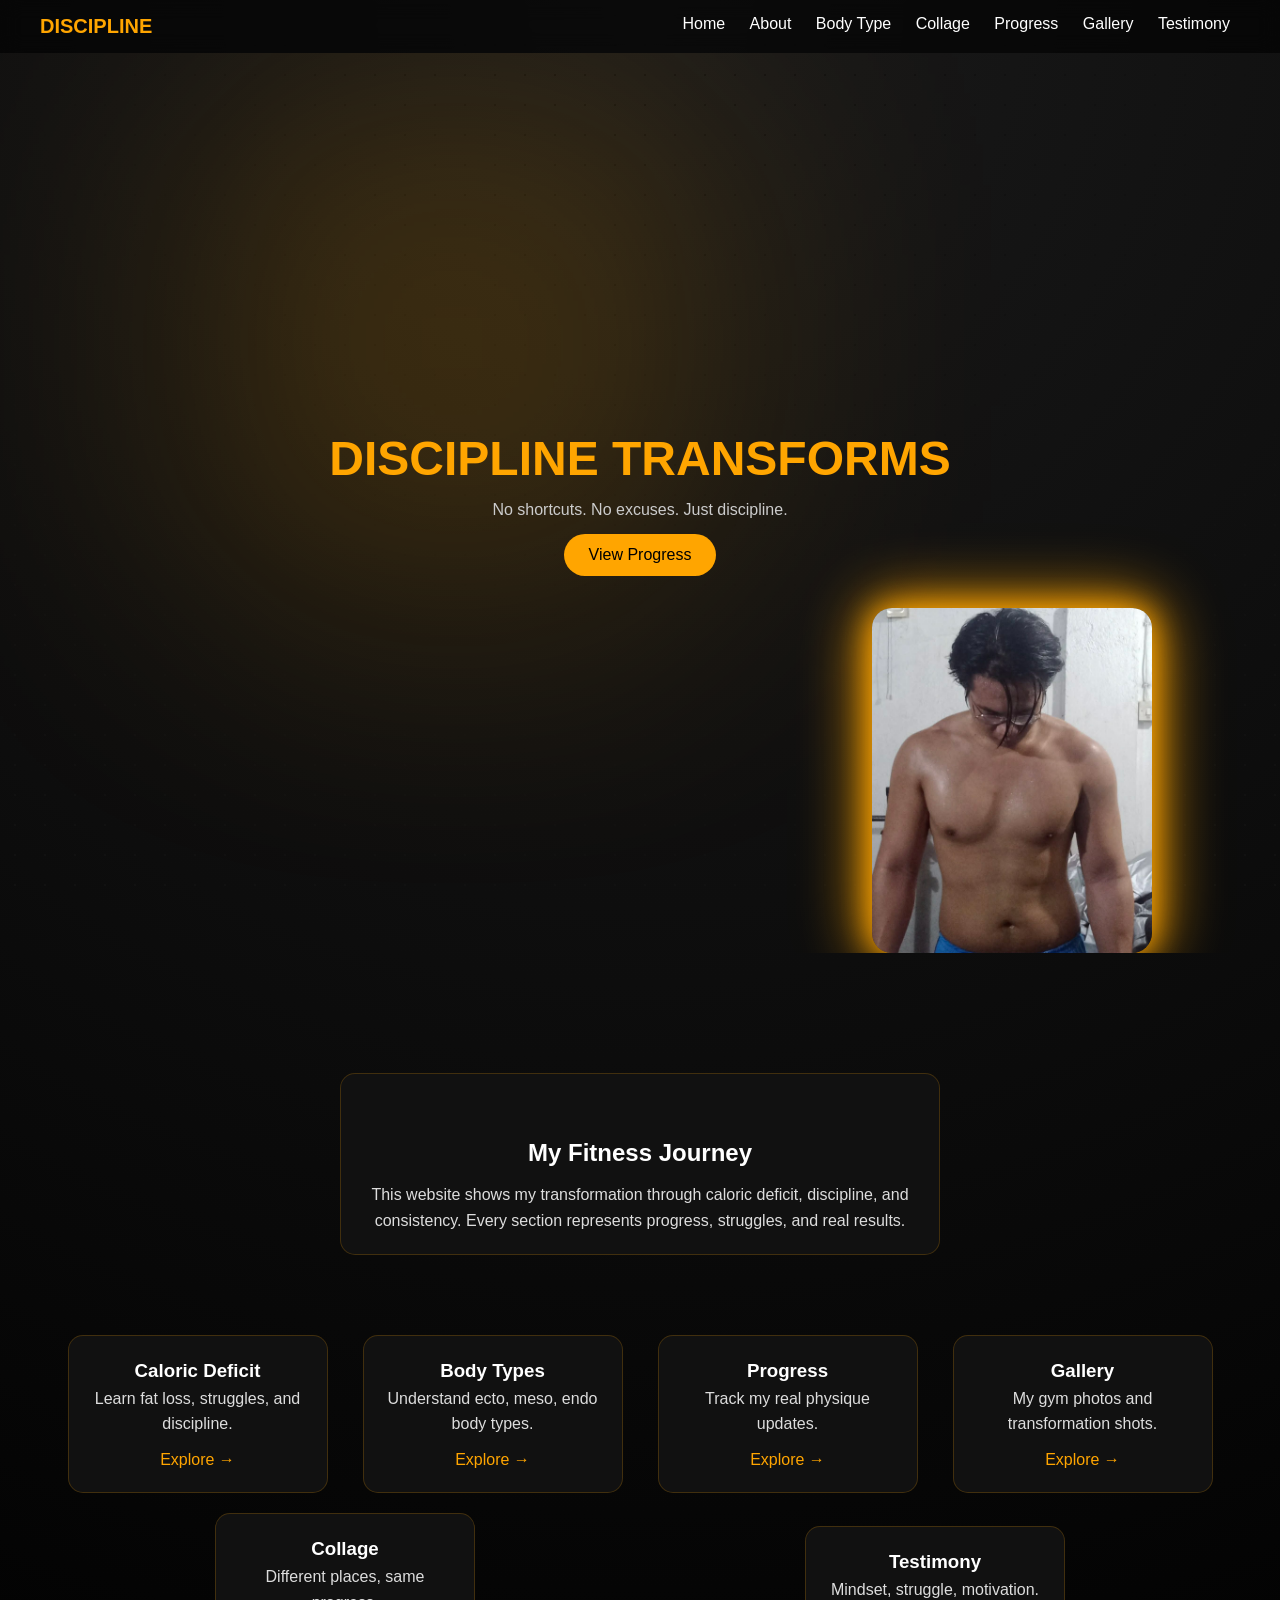
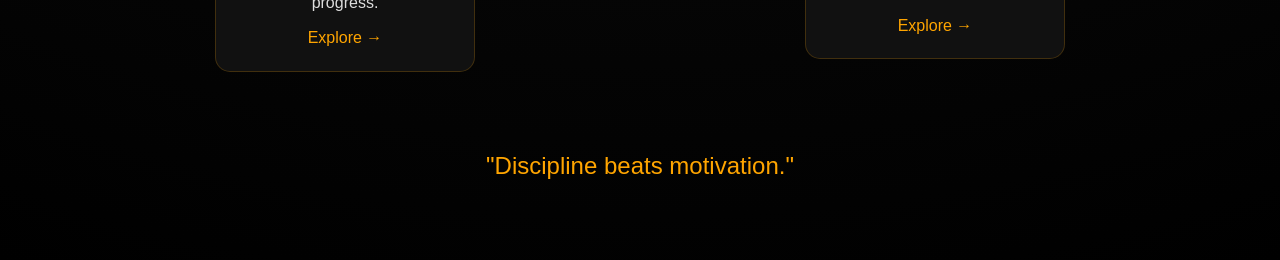
<file: index.html>
<!DOCTYPE html>
<html>
<head>
<title>Discipline Gym</title>
<link rel="icon" type="image/png" href="logo.jpg">
<link rel="icon" type="image/png" href="logo.jpg">
<link rel="stylesheet" href="style.css">
</head>
<body>

<!-- PARTICLES BACKGROUND -->
<div id="particles"></div>

<!-- NAV -->
<nav>
<div class="logo">
  <span>DISCIPLINE</span>
</div>
<div>
<a href="index.html">Home</a>
<a href="about.html">About</a>
<a href="body.html">Body Type</a>
<a href="collage.html">Collage</a>
<a href="progress.html">Progress</a>
<a href="gallery.html">Gallery</a>
<a href="testimony.html">Testimony</a>
</div>
</nav>

<!-- HERO -->
<section class="hero">

<div class="hero-content">
  <h1 id="typing"></h1>
  <p>No shortcuts. No excuses. Just discipline.</p>
  <a href="progress.html" class="btn">View Progress</a>
</div>

<img src="endo.jpg" class="hero-img">

</section>

<!-- MAIN -->
<section class="page">

<div class="card main-card">
<h2>My Fitness Journey</h2>
<p>
This website shows my transformation through caloric deficit, discipline, and consistency.
Every section represents progress, struggles, and real results.
</p>
</div>

<div class="cards">

<div class="card">
<h3>Caloric Deficit</h3>
<p>Learn fat loss, struggles, and discipline.</p>
<a href="about.html">Explore →</a>
</div>

<div class="card">
<h3>Body Types</h3>
<p>Understand ecto, meso, endo body types.</p>
<a href="body.html">Explore →</a>
</div>

<div class="card">
<h3>Progress</h3>
<p>Track my real physique updates.</p>
<a href="progress.html">Explore →</a>
</div>

<div class="card">
<h3>Gallery</h3>
<p>My gym photos and transformation shots.</p>
<a href="gallery.html">Explore →</a>
</div>

<div class="card">
<h3>Collage</h3>
<p>Different places, same progress.</p>
<a href="collage.html">Explore →</a>
</div>

<div class="card">
<h3>Testimony</h3>
<p>Mindset, struggle, motivation.</p>
<a href="testimony.html">Explore →</a>
</div>

</div>

<div class="quote">
"Discipline beats motivation."
</div>

</section>

<script src="script.js"></script>

</body>
</html>
</file>
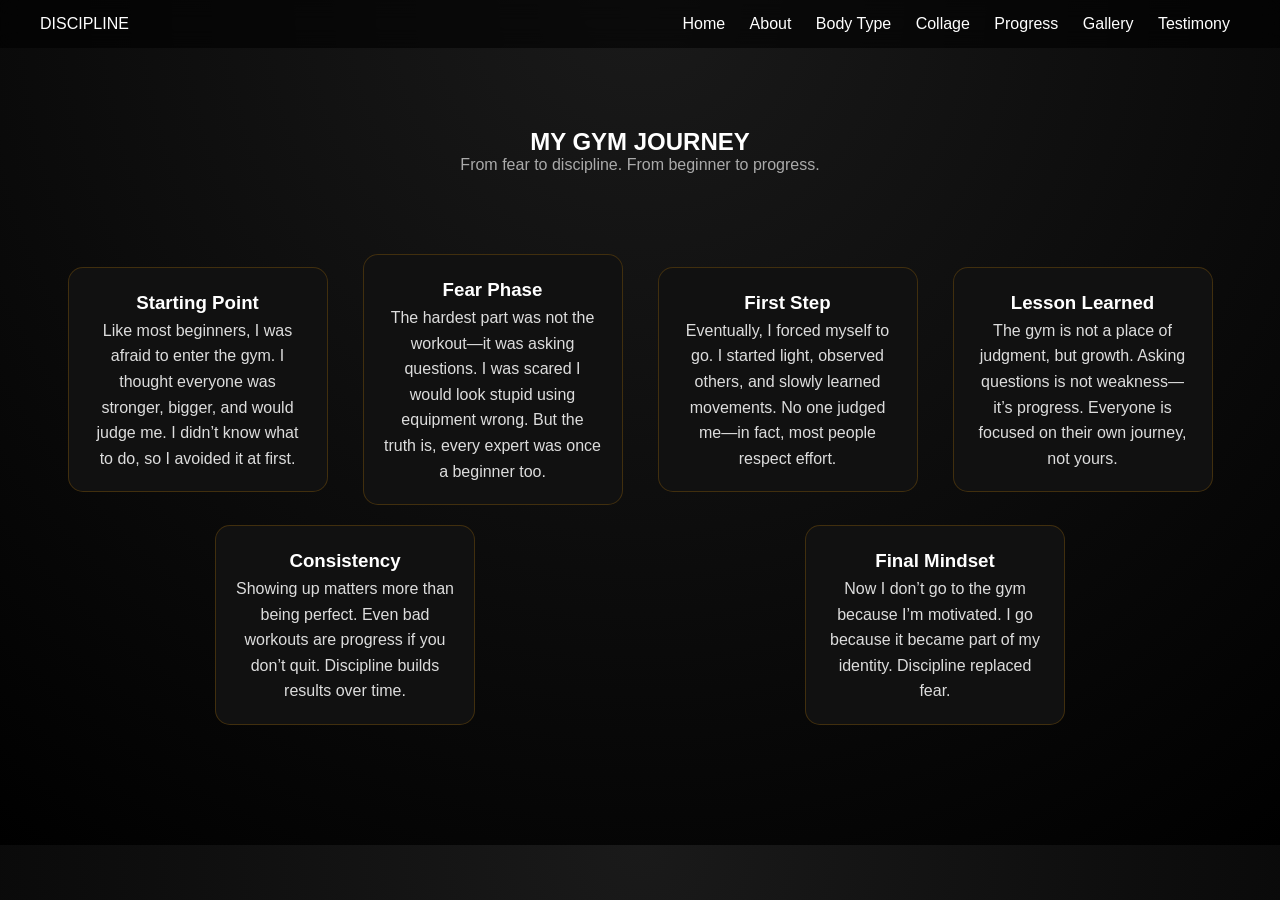
<file: about.html>
<!DOCTYPE html>
<html>
<head>
<title>About</title>
<link rel="icon" type="image/png" href="logo.jpg">
<link rel="stylesheet" href="style.css">
</head>
<body>

<nav>
<div>DISCIPLINE</div>
<div>
<a href="index.html">Home</a>
<a href="about.html">About</a>
<a href="body.html">Body Type</a>
<a href="collage.html">Collage</a>
<a href="progress.html">Progress</a>
<a href="gallery.html">Gallery</a>
<a href="testimony.html">Testimony</a>
</div>
</nav>

<section class="page">

<h1>MY GYM JOURNEY</h1>
<p class="subtitle">From fear to discipline. From beginner to progress.</p>

<div class="cards">

  <div class="card">
    <h3>Starting Point</h3>
    <p>
      Like most beginners, I was afraid to enter the gym.
      I thought everyone was stronger, bigger, and would judge me.
      I didn’t know what to do, so I avoided it at first.
    </p>
  </div>

  <div class="card">
    <h3>Fear Phase</h3>
    <p>
      The hardest part was not the workout—it was asking questions.
      I was scared I would look stupid using equipment wrong.
      But the truth is, every expert was once a beginner too.
    </p>
  </div>

  <div class="card">
    <h3>First Step</h3>
    <p>
      Eventually, I forced myself to go.
      I started light, observed others, and slowly learned movements.
      No one judged me—in fact, most people respect effort.
    </p>
  </div>

  <div class="card">
    <h3>Lesson Learned</h3>
    <p>
      The gym is not a place of judgment, but growth.
      Asking questions is not weakness—it’s progress.
      Everyone is focused on their own journey, not yours.
    </p>
  </div>

  <div class="card">
    <h3>Consistency</h3>
    <p>
      Showing up matters more than being perfect.
      Even bad workouts are progress if you don’t quit.
      Discipline builds results over time.
    </p>
  </div>

  <div class="card">
    <h3>Final Mindset</h3>
    <p>
      Now I don’t go to the gym because I’m motivated.
      I go because it became part of my identity.
      Discipline replaced fear.
    </p>
  </div>

</div>

</section>

<script src="script.js"></script>
</body>
</html>
</file>
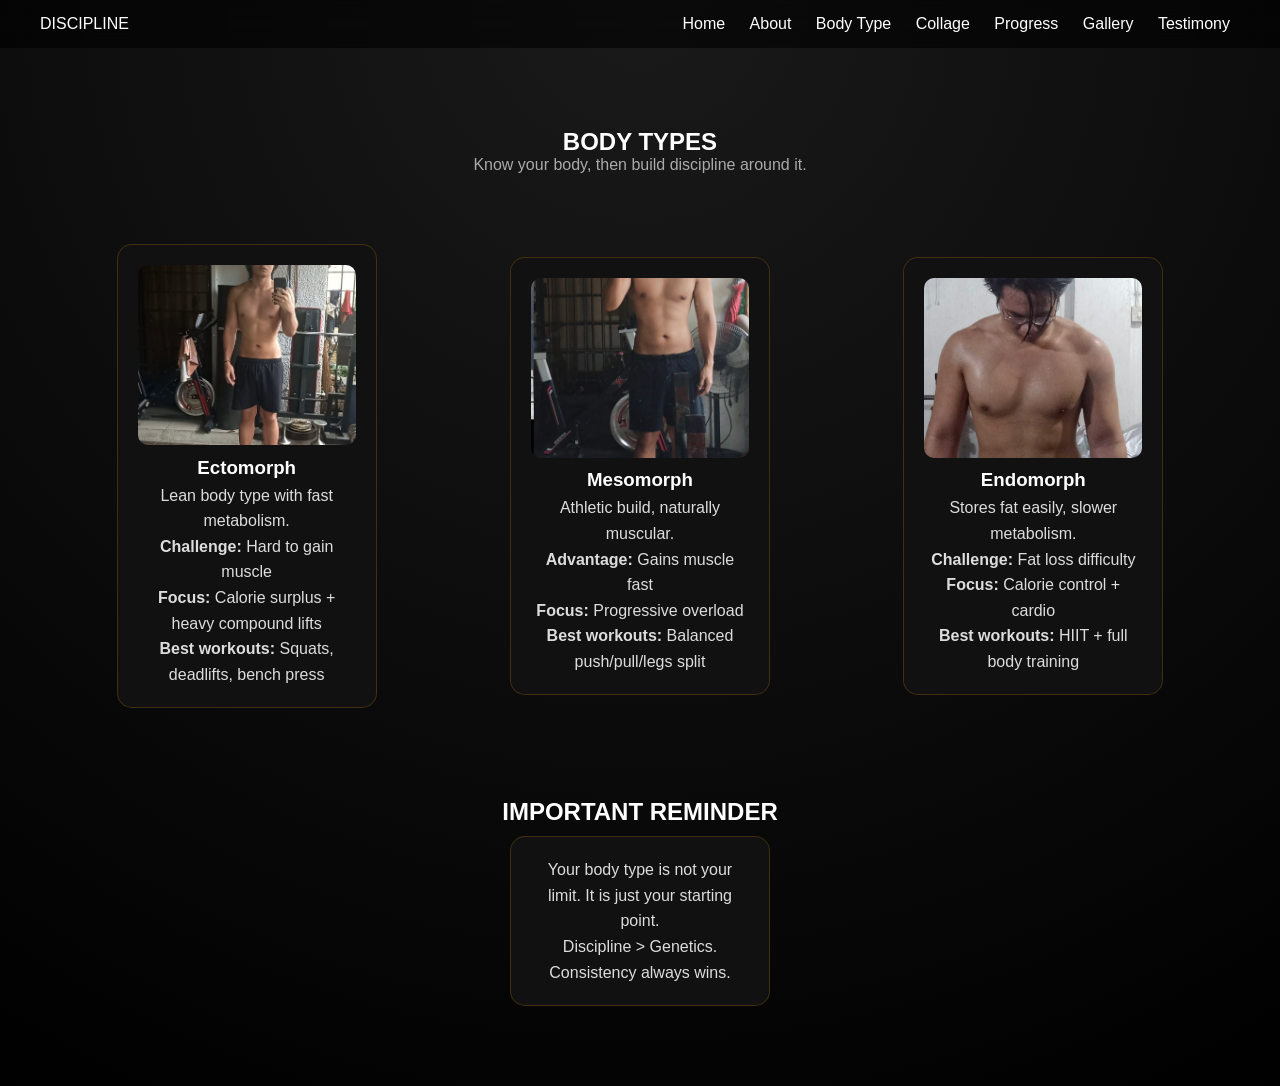
<file: body.html>
<!DOCTYPE html>
<html>
<head>
<title>Body Types</title>
<link rel="icon" type="image/png" href="logo.jpg">
<link rel="stylesheet" href="style.css">
</head>
<body>

<nav>
<div>DISCIPLINE</div>
<div>
<a href="index.html">Home</a>
<a href="about.html">About</a>
<a href="body.html">Body Type</a>
<a href="collage.html">Collage</a>
<a href="progress.html">Progress</a>
<a href="gallery.html">Gallery</a>
<a href="testimony.html">Testimony</a>
</div>
</nav>

<section class="page">

<h1>BODY TYPES</h1>
<p class="subtitle">Know your body, then build discipline around it.</p>

<div class="body-scroll">

<!-- ECTO -->
<div class="card" onclick="openCard(this)">
  <img src="ecto.jpg">
  <h3>Ectomorph</h3>
  <p>Lean body type with fast metabolism.</p>

  <p><b>Challenge:</b> Hard to gain muscle</p>
  <p><b>Focus:</b> Calorie surplus + heavy compound lifts</p>
  <p><b>Best workouts:</b> Squats, deadlifts, bench press</p>
</div>

<!-- MESO -->
<div class="card" onclick="openCard(this)">
  <img src="meso.jpg">
  <h3>Mesomorph</h3>
  <p>Athletic build, naturally muscular.</p>

  <p><b>Advantage:</b> Gains muscle fast</p>
  <p><b>Focus:</b> Progressive overload</p>
  <p><b>Best workouts:</b> Balanced push/pull/legs split</p>
</div>

<!-- ENDO -->
<div class="card" onclick="openCard(this)">
  <img src="endo.jpg">
  <h3>Endomorph</h3>
  <p>Stores fat easily, slower metabolism.</p>

  <p><b>Challenge:</b> Fat loss difficulty</p>
  <p><b>Focus:</b> Calorie control + cardio</p>
  <p><b>Best workouts:</b> HIIT + full body training</p>
</div>

</div>

<!-- EXTRA SECTION -->
<h2 style="margin-top:50px;">IMPORTANT REMINDER</h2>

<div class="card" style="margin:auto;">
  <p>
    Your body type is not your limit.  
    It is just your starting point.
  </p>

  <p>
    Discipline > Genetics.  
    Consistency always wins.
  </p>
</div>

</section>



<script src="script.js"></script>
</body>
</html>
</file>
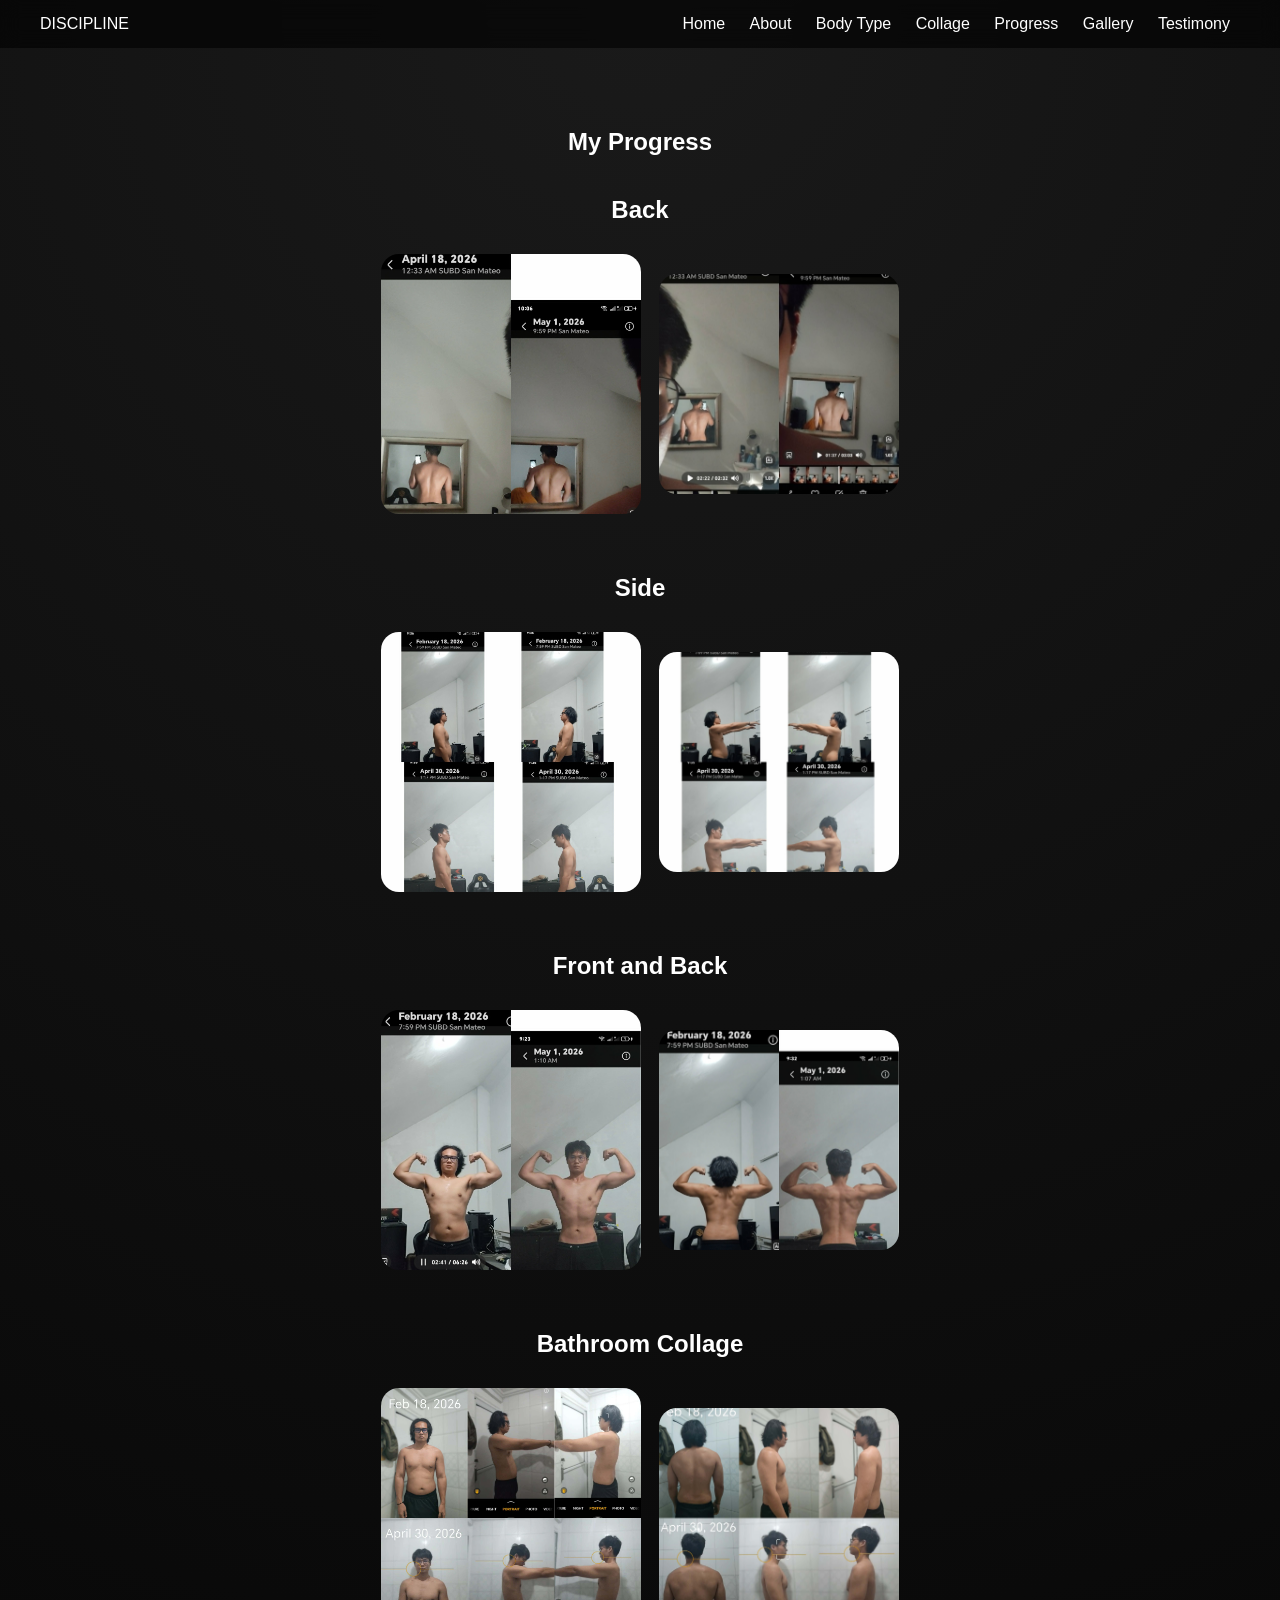
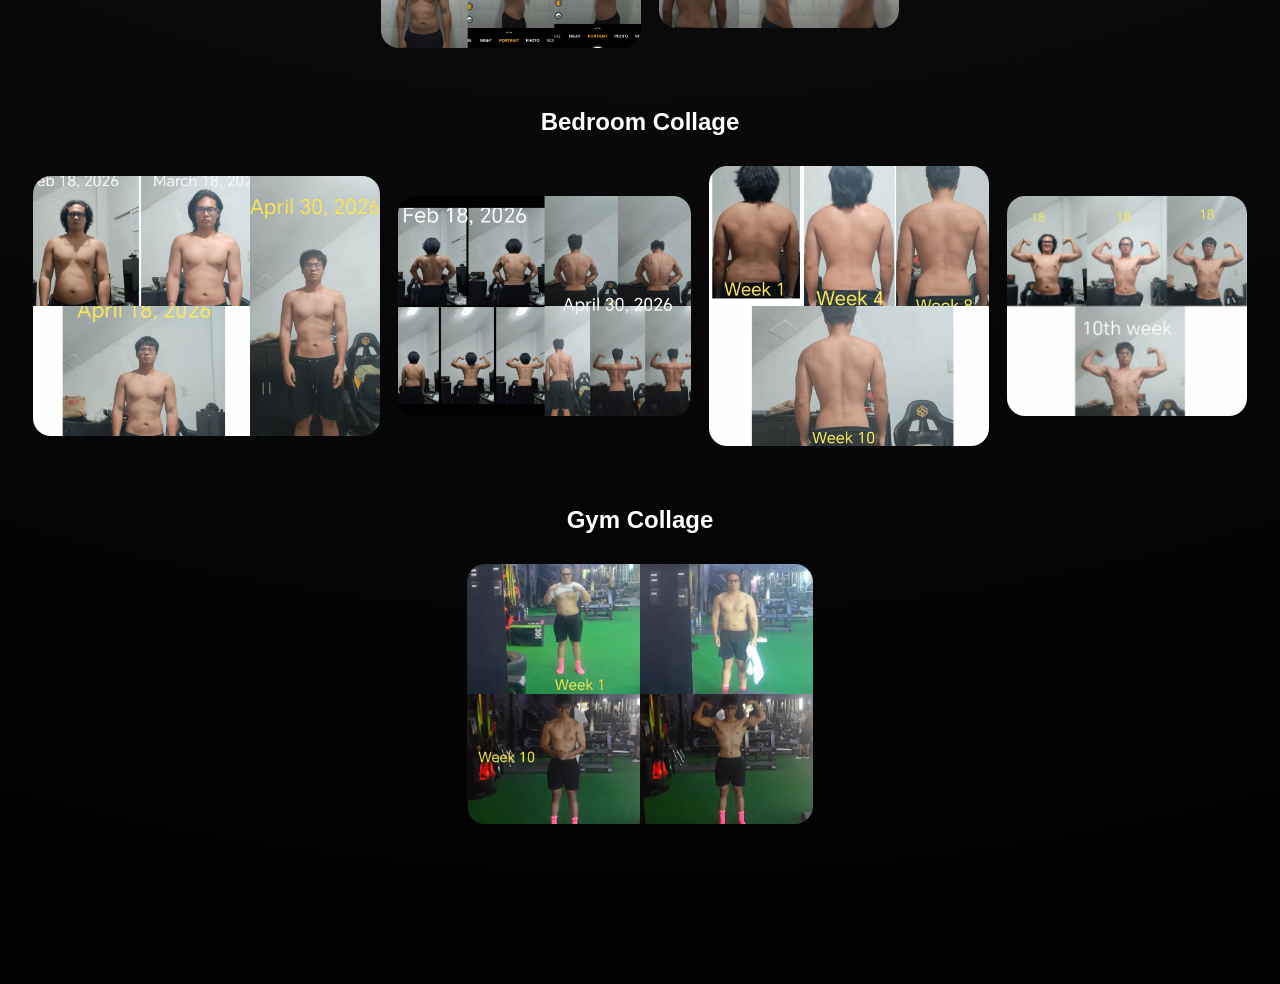
<file: collage.html>
<!DOCTYPE html>
<html>
<head>
<title>Gallery</title>
<link rel="icon" type="image/png" href="logo.jpg">
<link rel="stylesheet" href="style.css">
</head>
<body>

<nav>
<div>DISCIPLINE</div>
<div>
<a href="index.html">Home</a>
<a href="about.html">About</a>
<a href="body.html">Body Type</a>
<a href="collage.html">Collage</a>
<a href="progress.html">Progress</a>
<a href="gallery.html">Gallery</a>
<a href="testimony.html">Testimony</a>
</div>
</nav>

<section class="page">
<h1>My Progress</h1>

<h2>Back</h2>


<div class="gallery collage">
<img src="backcol.jpg">
<img src="backcol1.jpg">
</div>

<h2>Side</h2>

<div class="gallery collage">
<img src="sidd.jpg">
<img src="sid.jpg">

</div>


<h2>Front and Back</h2>

<div class="gallery collage">
<img src="frontd.jpg">
<img src="bakcd.jpg">

</div>

<h2>Bathroom Collage</h2>

<div class="gallery-wrapper">


<div class="gallery collage">
<img src="sidef.jpg">
<img src="backs.jpg">

</div>

<h2>Bedroom Collage</h2>

<div class="gallery-wrapper">


<div class="gallery collage">
<img src="frontcol.jpg">
<img src="backcoll.jpg">
<img src="backkcol.jpg">
<img src="fronttcol.jpg">

</div>

<h2>Gym Collage</h2>

<div class="gallery-wrapper">


<div class="gallery collage">
<img src="gym.jpg">

</div>

</section>
 
<script src="script.js"></script>
</body>
</html>
</file>
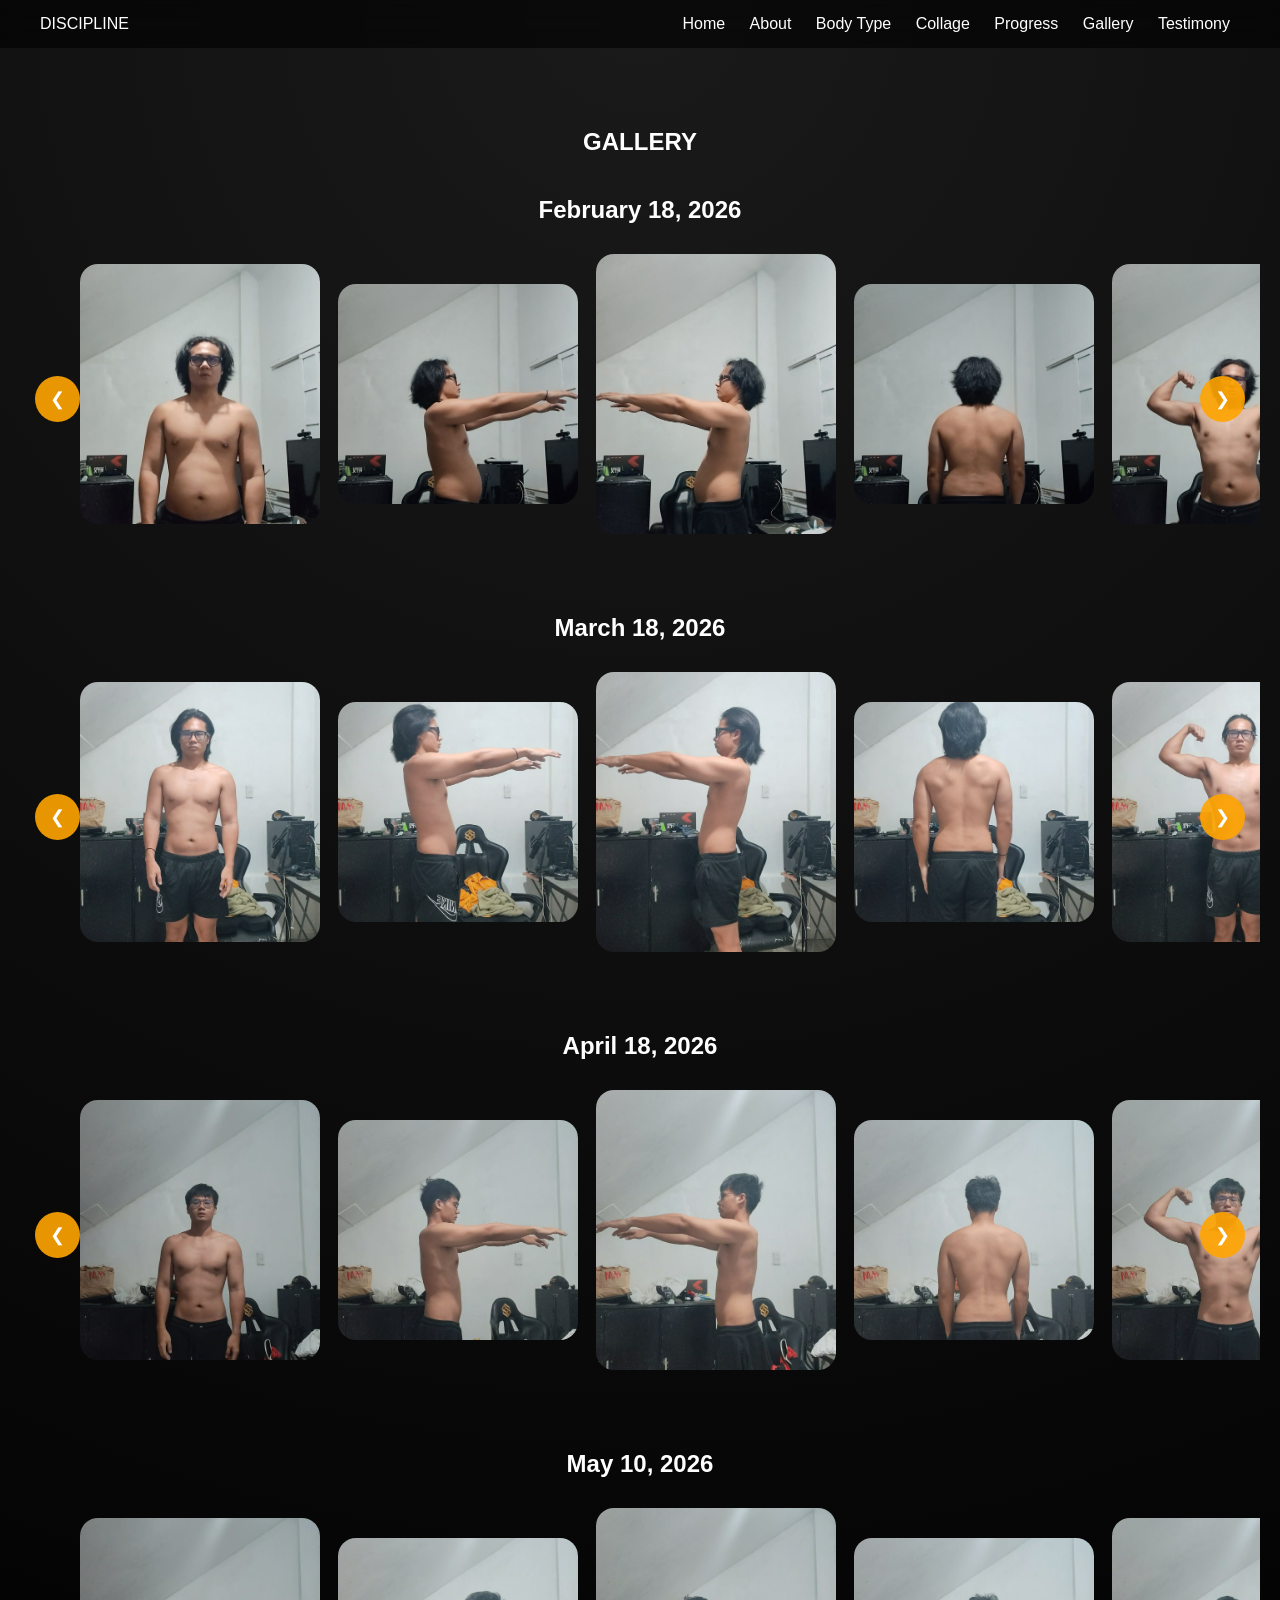
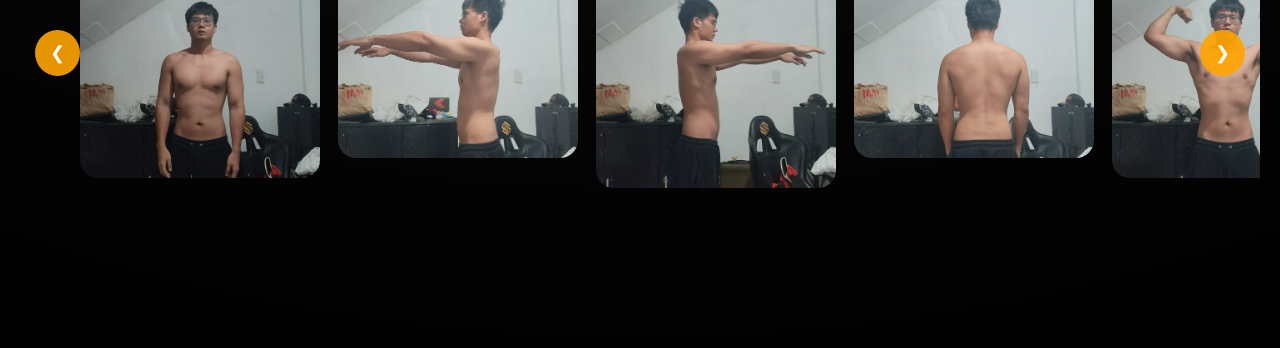
<file: gallery.html>
<!DOCTYPE html>
<html>
<head>
<title>Gallery</title>
<link rel="icon" type="image/png" href="logo.jpg">
<link rel="stylesheet" href="style.css">
</head>
<body>

<nav>
<div>DISCIPLINE</div>
<div>
<a href="index.html">Home</a>
<a href="about.html">About</a>
<a href="body.html">Body Type</a>
<a href="collage.html">Collage</a>
<a href="progress.html">Progress</a>
<a href="gallery.html">Gallery</a>
<a href="testimony.html">Testimony</a>
</div>
</nav>

<section class="page">
<h1>GALLERY</h1>

<!-- FEB -->
<h2>February 18, 2026</h2>
<div class="gallery-wrapper">

<button class="scroll-btn left" onclick="scrollGallery('gallery', -1)">❮</button>

<div class="gallery" id="gallery">
<img src="front.jpg">
<img src="side1.jpg">
<img src="side2.jpg">
<img src="back.jpg">
<img src="frontbiceps.jpg">
<img src="backbiceps.jpg">
<img src="tricep1.jpg">
<img src="tricep2.jpg">
</div>

<button class="scroll-btn right" onclick="scrollGallery('gallery', 1)">❯</button>

</div>

<!-- MARCH -->
<h2>March 18, 2026</h2>
<div class="gallery-wrapper">

<button class="scroll-btn left" onclick="scrollGallery('gallery1', -1)">❮</button>

<div class="gallery" id="gallery1">
<img src="front1.jpg">
<img src="side.jpg">
<img src="side4.jpg">
<img src="backk.jpg">
<img src="frontbicep.jpg">
<img src="backbicep.jpg">
<img src="tricep.jpg">
<img src="trice4.jpg">
</div>

<button class="scroll-btn right" onclick="scrollGallery('gallery1', 1)">❯</button>

</div>

<!-- APRIL -->
<h2>April 18, 2026</h2>
<div class="gallery-wrapper">

<button class="scroll-btn left" onclick="scrollGallery('gallery2', -1)">❮</button>

<div class="gallery" id="gallery2">
<img src="front2.jpg">
<img src="side6.jpg">
<img src="side5.jpg">
<img src="bac.jpg">
<img src="frontbice.jpg">
<img src="backbice.jpg">
<img src="trice.jpg">
<img src="tric.jpg">
</div>

<button class="scroll-btn right" onclick="scrollGallery('gallery2', 1)">❯</button>

</div>

<!-- May -->
<h2>May 10, 2026</h2>
<div class="gallery-wrapper">

<button class="scroll-btn left" onclick="scrollGallery('gallery3', -1)">❮</button>

<div class="gallery" id="gallery3">
<img src="front2.jpg">
<img src="side5.jpg">
<img src="side6.jpg">
<img src="bac.jpg">
<img src="frontbice.jpg">
<img src="backbice.jpg">
<img src="trice.jpg">
<img src="tric.jpg">
</div>

<button class="scroll-btn right" onclick="scrollGallery('gallery3', 1)">❯</button>

</div>


</section>

<script src="script.js"></script>
</body>
</html>
</file>
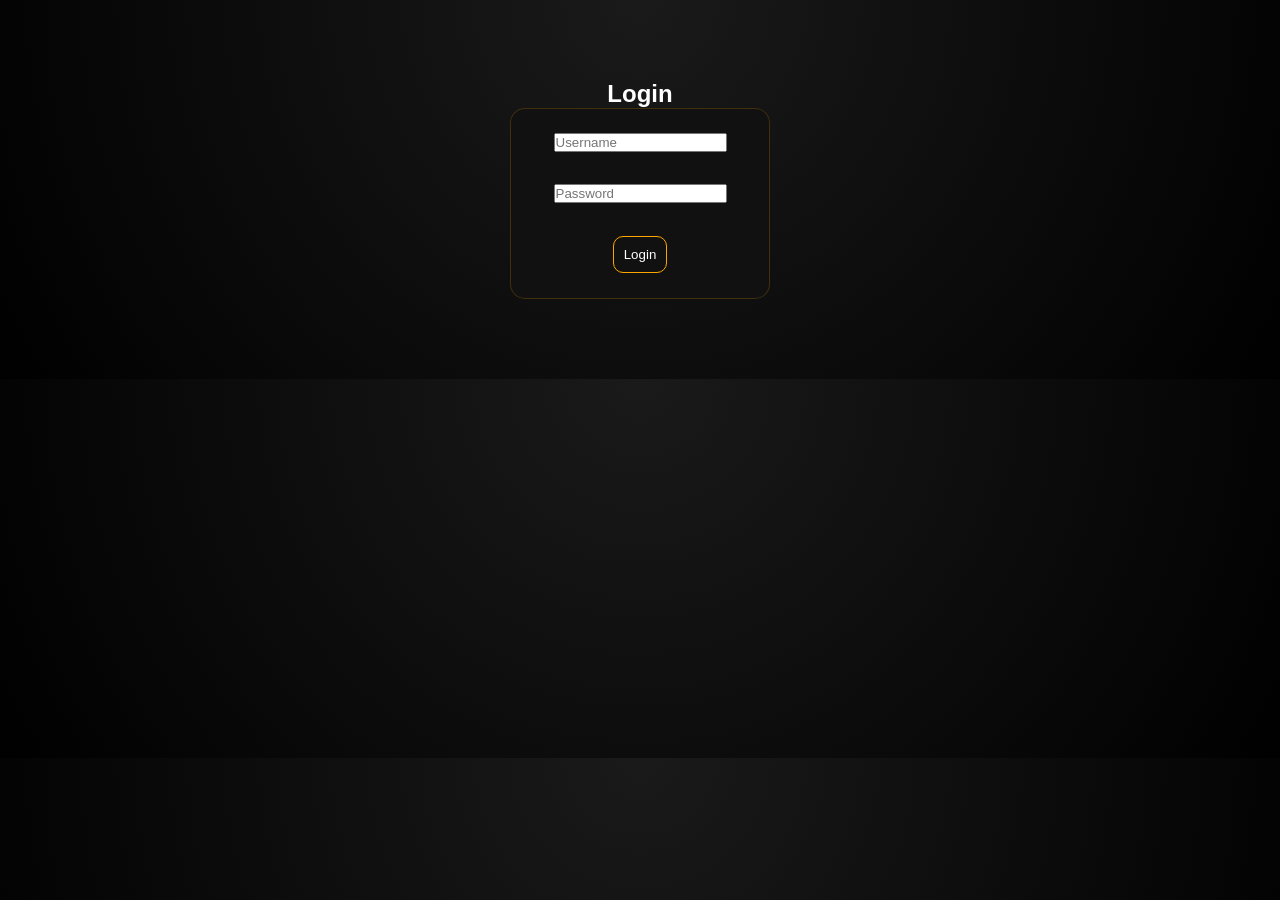
<file: login.html>
<!DOCTYPE html>
<html>
<head>
<title>Login</title>
<link rel="icon" type="image/png" href="logo.jpg">
<link rel="stylesheet" href="style.css">
</head>
<body>

<section class="page">
<h1>Login</h1>

<div class="card">
<input type="text" id="username" placeholder="Username"><br><br>
<input type="password" id="password" placeholder="Password"><br><br>

<button onclick="login()">Login</button>
<p id="msg"></p>
</div>

</section>

<script>
function login(){
 let user = document.getElementById("username").value;
 let pass = document.getElementById("password").value;

 if(user === "admin" && pass === "1234"){
   localStorage.setItem("loggedIn", "true");
   window.location.href = "dashboard.html";
 } else {
   document.getElementById("msg").innerText = "Wrong credentials";
 }
}
</script>

</body>
</html>
</file>
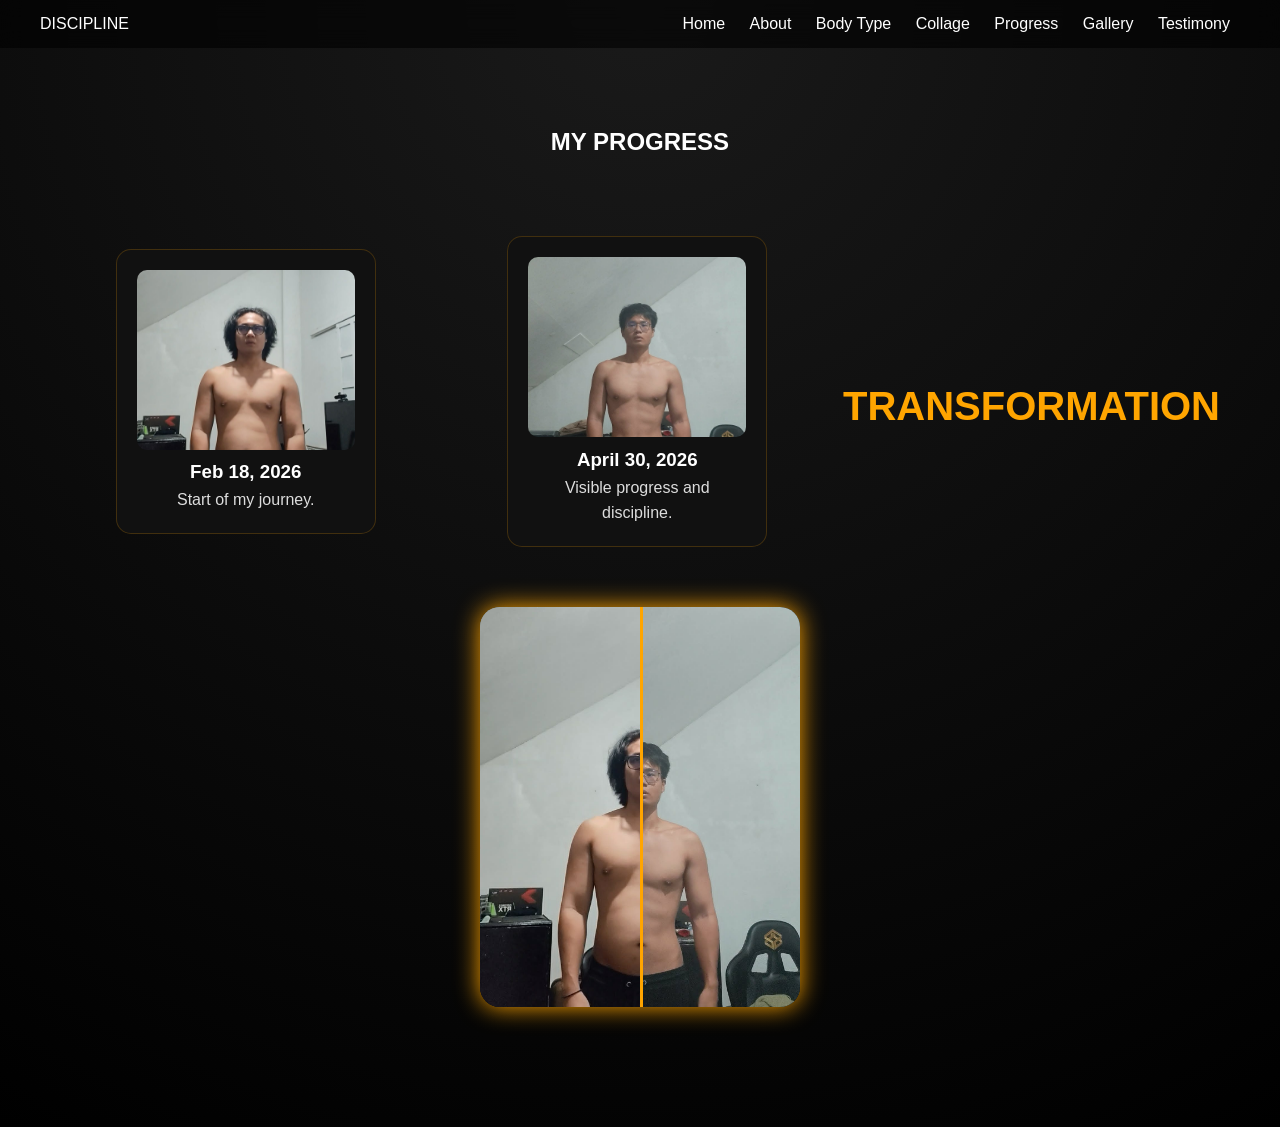
<file: progress.html>
<!DOCTYPE html>
<html>
<head>
<title>Progress</title>
<link rel="icon" type="image/png" href="logo.jpg">
<link rel="stylesheet" href="style.css">
</head>
<body>

<nav>
<div>DISCIPLINE</div>
<div>
<a href="index.html">Home</a>
<a href="about.html">About</a>
<a href="body.html">Body Type</a>
<a href="collage.html">Collage</a>
<a href="progress.html">Progress</a>
<a href="gallery.html">Gallery</a>
<a href="testimony.html">Testimony</a>
</div>
</nav>

<section class="page">
<h1>MY PROGRESS</h1>

<div class="cards">

<div class="card" onclick="openCard(this)">
<img src="front.jpg">
<h3>Feb 18, 2026</h3>
<p>Start of my journey.</p>
</div>

<div class="card" onclick="openCard(this)">
<img src="april.jpg">
<h3>April 30, 2026</h3>
<p>Visible progress and discipline.</p>
</div>

<h2 class="title">TRANSFORMATION</h2>

<div class="ba-container">

  <div class="ba-slider" id="slider">

    <!-- BEFORE -->
    <img src="april.jpg" class="before-img">

    <!-- AFTER (overlay) -->
    <div class="after-wrapper">
      <img src="front.jpg">
    </div>

    <!-- HANDLE -->
    <div class="handle"></div>

  </div>

</div>

</div>

</section>

<script src="script.js"></script>
</body>
</html>
</file>
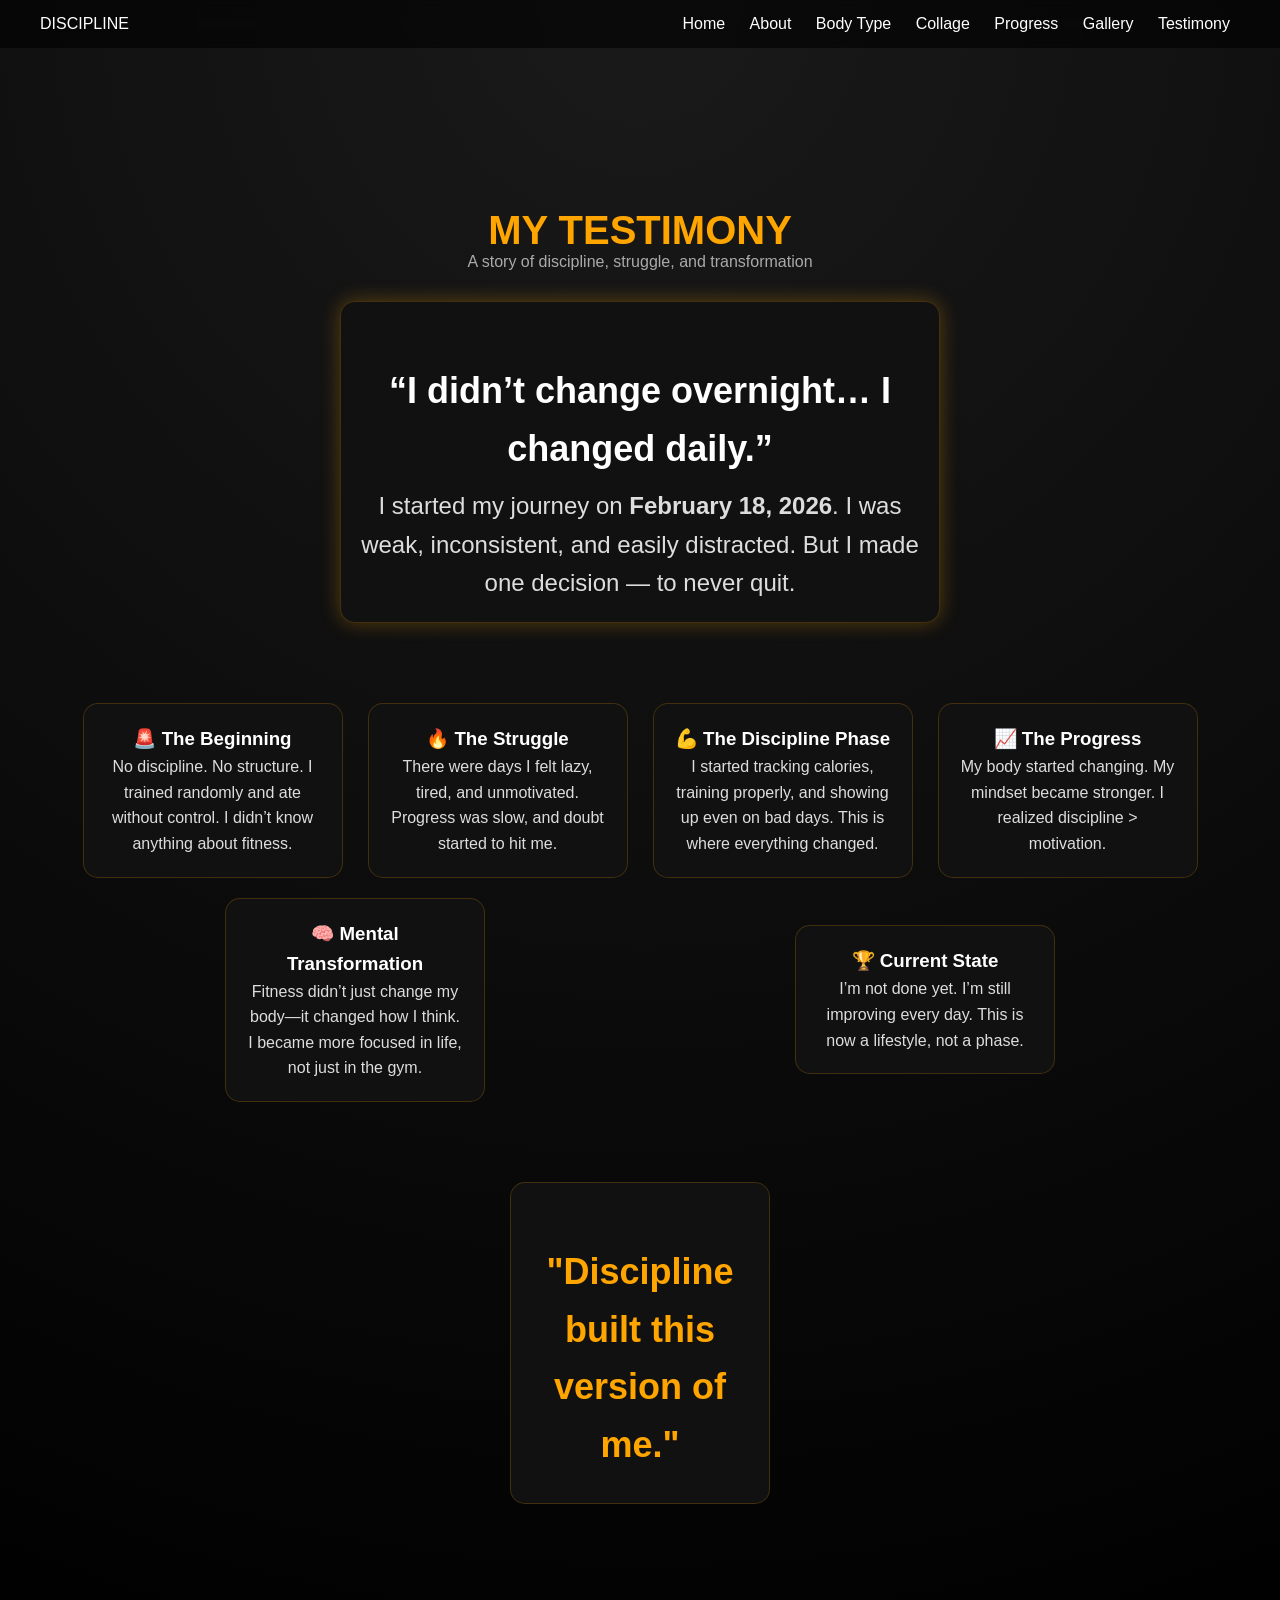
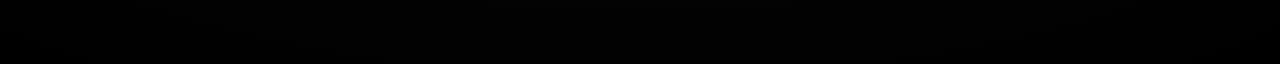
<file: testimony.html>
<!DOCTYPE html>
<html>
<head>
<title>Testimony</title>
<link rel="icon" type="image/png" href="logo.jpg">
<link rel="stylesheet" href="style.css">
</head>
<body>

<nav>
<div>DISCIPLINE</div>
<div>
<a href="index.html">Home</a>
<a href="about.html">About</a>
<a href="body.html">Body Type</a>
<a href="collage.html">Collage</a>
<a href="progress.html">Progress</a>
<a href="gallery.html">Gallery</a>
<a href="testimony.html">Testimony</a>
</div>
</nav>

<section class="page">
<section class="page">

<h1 class="title">MY TESTIMONY</h1>
<p class="subtitle">A story of discipline, struggle, and transformation</p>

<!-- HERO CARD -->
<div class="card main-card quote-card">
  <h2>“I didn’t change overnight… I changed daily.”</h2>
  <p>
    I started my journey on <b>February 18, 2026</b>.
    I was weak, inconsistent, and easily distracted.
    But I made one decision — to never quit.
  </p>
</div>

<!-- TIMELINE CARDS -->
<div class="cards">

  <div class="card">
    <h3>🚨 The Beginning</h3>
    <p>
      No discipline. No structure. I trained randomly and ate without control.
      I didn’t know anything about fitness.
    </p>
  </div>

  <div class="card">
    <h3>🔥 The Struggle</h3>
    <p>
      There were days I felt lazy, tired, and unmotivated.
      Progress was slow, and doubt started to hit me.
    </p>
  </div>

  <div class="card">
    <h3>💪 The Discipline Phase</h3>
    <p>
      I started tracking calories, training properly, and showing up even on bad days.
      This is where everything changed.
    </p>
  </div>

  <div class="card">
    <h3>📈 The Progress</h3>
    <p>
      My body started changing. My mindset became stronger.
      I realized discipline > motivation.
    </p>
  </div>

  <div class="card">
    <h3>🧠 Mental Transformation</h3>
    <p>
      Fitness didn’t just change my body—it changed how I think.
      I became more focused in life, not just in the gym.
    </p>
  </div>

  <div class="card">
    <h3>🏆 Current State</h3>
    <p>
      I’m not done yet. I’m still improving every day.
      This is now a lifestyle, not a phase.
    </p>
  </div>

</div>

<!-- FINAL QUOTE -->
<div class="card quote">
  <h2>"Discipline built this version of me."</h2>
</div>

</section>

<script src="script.js"></script>
</body>
</html>
</file>
<file: style.css>
body{
  background:linear-gradient(
    135deg,
    #0f2027,
    #203a43,
    #2c5364
  );
  color:white;
}
body{
  background:radial-gradient(circle at top, #1a1a1a, #000);
}

.hero::before{
  content:'';
  position:absolute;
  width:400px;
  height:400px;
  background:orange;
  filter:blur(150px);
  opacity:0.3;
  top:10%;
  left:20%;
}
   
   /* NAV */
   nav{
    display:flex;
    justify-content:space-between;
    padding:15px 40px;
    background:#000;
    position:sticky;
    top:0;
    z-index:1000;
   }
   
   nav a{
    color:white;
    margin:0 10px;
    text-decoration:none;
   }
   
   nav a:hover{
    color:orange;
   }
   
   /* PAGE */
   .page{
    padding:80px 20px;
    text-align:center;
   }
   
   /* CENTER CARD */
   .card{
    width:60%;
    max-width:600px;
    margin:0 auto;           /* 🔥 CENTER */
    background:linear-gradient(145deg,#111,#1a1a1a);
    border:1px solid rgba(255,165,0,0.2);
    padding:25px;
    border-radius:15px;
    text-align:center;
    line-height:1.6;
    transition:.3s;
   }
   .modal{
    position:fixed;
    inset:0;
    background:rgba(0,0,0,0.9);
   
    display:flex;
    justify-content:center;
    align-items:center;
   
    z-index:9999;
   }
   
   .modal img{
    max-width:90%;
    max-height:90%;
    border-radius:20px;
    box-shadow:0 0 30px black;
   }
   
   .title{
  font-size:2.5rem;
  color:orange;
  text-align:center;
}

.subtitle{
  text-align:center;
  color:#aaa;
  margin-bottom:30px;
}

/* main quote card glow */
.quote-card{
  border:1px solid orange;
  box-shadow:0 0 20px rgba(255,165,0,0.3);
}

/* timeline effect */
.cards .card{
  transition:0.4s;
}

.cards .card:hover{
  transform:translateY(-10px) scale(1.05);
  box-shadow:0 0 25px orange;
}

   /* hover effect */
   .card:hover{
    transform:scale(1.02);
    box-shadow:0 0 30px orange;
   }
   
   /* optional text styling */
   .card p{
    color:#ddd;
   }
   /* =========================
      🔥 GALLERY SYSTEM
   ========================= */

   
/* HORIZONTAL SCROLL */
.body-scroll{
    display:flex;
    gap:20px;
   
    overflow-x:auto;
    scroll-behavior:smooth;
   
    padding:40px;
   
    /* 🔥 CENTER EFFECT */
    justify-content:center;
    align-items:center;
   
    /* IMPORTANT FOR SCROLL */
    scroll-snap-type:x mandatory;
   }
   
   /* hide scrollbar */
   .body-scroll::-webkit-scrollbar{
    display:none;
   }
   .cards{
    display:flex;
    justify-content:center;   /* 🔥 CENTER HORIZONTAL */
    align-items:center;
    gap:20px;
    flex-wrap:wrap;           /* responsive */
    padding:40px;
   }
   
   /* CARD */
   .card{
    width:250px;
    background:#111;
    padding:15px;
    border-radius:15px;
    text-align:center;
    cursor:pointer;
    transition:.3s;
   }
   
   /* IMAGE */
   .card img{
    width:100%;
    height:200px;
    object-fit:cover;
    border-radius:10px;
   }
   
   /* hover effect */
   .card:hover{
    transform:scale(1.05);
    box-shadow:0 0 20px orange;
   }
   
   /* active click */
   .card.active{
    border:1px solid orange;
    transform:scale(1.08);
   }
   
   .card{
    flex:0 0 auto;
    width:220px;
    background:#111;
    padding:15px;
    border-radius:15px;
    text-align:center;
    cursor:pointer;
    transition:.3s;
    scroll-snap-align:center;
   }
   
   /* IMAGE FIX (CLICKABLE NOW) */
   .card img{
    width:100%;
    height:180px;
    object-fit:cover;
    border-radius:10px;
    cursor:pointer;   /* 🔥 IMPORTANT */
   }
   
   /* hover */
   .card:hover{
    transform:scale(1.05);
    box-shadow:0 0 20px orange;
   }
   
   /* active click */
   .card.active{
    border:1px solid orange;
    transform:scale(1.08);
   }
   
   .gallery-wrapper{
    position:relative;
    margin-bottom:60px;
    width:100%;
   }
   
   /* 🔥 CRITICAL FIX */
    .gallery{
    display:flex;
    flex-wrap:nowrap;
    gap:18px;

    overflow-x:auto;
    overflow-y:hidden;

    scroll-behavior:smooth;

    width:100%;
    padding:20px 60px;

    justify-content:center;   /* 🔥 CENTER HORIZONTALLY */
    align-items:center;       /* 🔥 CENTER VERTICALLY */
  }
   h2{
   margin-top:40px;
   margin-bottom:10px;
   }

   /* HERO */
.hero{
 text-align:center;
 margin-bottom:40px;
}

.hero img{
 width:280px;
 border-radius:20px;
 margin-top:20px;
 box-shadow:0 0 30px orange;
}

/* GRID CARDS */
.cards{
 display:flex;
 flex-wrap:wrap;
 justify-content:center;
 gap:20px;
 margin-top:40px;
}

/* CARD LINKS */
.card a{
 display:inline-block;
 margin-top:10px;
 color:orange;
 text-decoration:none;
}

/* BACKGROUND */
body{
 background:linear-gradient(135deg,#000,#111,#000);
 color:white;
}

/* NAVBAR */
nav{
 display:flex;
 justify-content:space-between;
 padding:15px 40px;
 background:rgba(0,0,0,0.6);
 backdrop-filter:blur(10px);
 position:sticky;
 top:0;
 z-index:1000;
}

.logo{
 font-weight:bold;
 font-size:20px;
 color:orange;
}

nav a{
 color:white;
 margin:0 10px;
 text-decoration:none;
 position:relative;
}

nav a::after{
 content:'';
 position:absolute;
 width:0%;
 height:2px;
 bottom:-5px;
 left:0;
 background:orange;
 transition:.3s;
}

nav a:hover::after{
 width:100%;
}

/* HERO */
.hero-section{
 height:100vh;
 background:url('https://images.unsplash.com/photo-1583454110551-21f2fa2afe61');
 background-size:cover;
 background-position:center;
 display:flex;
 align-items:center;
 justify-content:center;
 position:relative;
}

.overlay{
 position:absolute;
 inset:0;
 background:rgba(0,0,0,0.7);
}

.hero-content{
 position:relative;
 text-align:center;
}

.hero-content h1{
 font-size:3rem;
 color:orange;
}

.hero-content p{
 margin:15px 0;
 color:#ccc;
}

/* BUTTON */
.btn{
 display:inline-block;
 padding:12px 25px;
 background:orange;
 color:black;
 text-decoration:none;
 border-radius:30px;
 transition:.3s;
}

.btn:hover{
 transform:scale(1.1);
 box-shadow:0 0 20px orange;
}

/* CARDS */
.cards{
 display:flex;
 flex-wrap:wrap;
 justify-content:center;
 gap:20px;
 margin-top:40px;
}

.card{
 background:#111;
 padding:20px;
 border-radius:15px;
 width:260px;
 text-align:center;
 transition:.3s;
}

.card:hover{
 transform:translateY(-10px) scale(1.05);
 box-shadow:0 0 25px orange;
}

.card a{
 color:orange;
 text-decoration:none;
}

/* MAIN CARD */
.main-card{
 width:70%;
 margin:auto;
}

/* QUOTE */
.quote-card{
 margin-top:40px;
 font-size:1.5rem;
 background:#000;
 border:1px solid orange;
}

/* PAGE */
.page{
 padding:80px 20px;
 text-align:center;
}


body{
 background:#000;
 color:white;
 overflow-x:hidden;
}

/* PARTICLES */
#particles{
 position:fixed;
 width:100%;
 height:100%;
 background:radial-gradient(circle, #111 1px, transparent 1px);
 background-size:30px 30px;
 z-index:-1;
 animation:moveBg 10s linear infinite;
}

@keyframes moveBg{
 from{background-position:0 0}
 to{background-position:100px 100px}
}

/* NAV */
nav{
 display:flex;
 justify-content:space-between;
 padding:15px 40px;
 background:rgba(0,0,0,0.5);
 backdrop-filter:blur(10px);
 position:sticky;
 top:0;
 z-index:1000;
}

.logo{
 color:orange;
 font-weight:bold;
 font-size:20px;
}

nav a{
 color:white;
 margin:0 10px;
 text-decoration:none;
 position:relative;
}

nav a::after{
 content:'';
 position:absolute;
 width:0%;
 height:2px;
 bottom:-5px;
 left:0;
 background:orange;
 transition:.3s;
}

nav a:hover::after{
 width:100%;
}

/* HERO */
.hero{
 height:100vh;
 display:flex;
 flex-direction:column;
 justify-content:center;
 align-items:center;
 text-align:center;
}

.hero h1{
 font-size:3rem;
 color:orange;
}

.hero p{
 margin:15px 0;
 color:#ccc;
}

/* BUTTON */
.btn{
 padding:12px 25px;
 background:orange;
 color:black;
 border-radius:30px;
 text-decoration:none;
 transition:.3s;
}

.btn:hover{
 transform:scale(1.1);
 box-shadow:0 0 20px orange;
}

/* PAGE */
.page{
 padding:80px 20px;
 text-align:center;
}

/* CARDS */
.cards{
 display:flex;
 flex-wrap:wrap;
 justify-content:center;
 gap:20px;
 margin-top:40px;
}

.card{
 background:#111;
 padding:20px;
 border-radius:15px;
 width:260px;
 transition:.3s;
}

.card:hover{
 transform:translateY(-10px) scale(1.05);
 box-shadow:0 0 25px orange;
}

.card a{
 color:orange;
 text-decoration:none;
}

/* MAIN CARD */
.main-card{
 width:70%;
 margin:auto;
}

/* QUOTE */
.quote{
 margin-top:40px;
 font-size:1.5rem;
 color:orange;
}

/* RESPONSIVE */
@media(max-width:768px){
 .hero h1{
  font-size:2rem;
 }
 .main-card{
  width:100%;
 }
}
*{
 margin:0;
 padding:0;
 box-sizing:border-box;
 font-family:Arial;
}

body{
 background:#000;
 color:white;
 overflow-x:hidden;
}

/* PARTICLES */
#particles{
 position:fixed;
 width:100%;
 height:100%;
 background:radial-gradient(circle, #111 1px, transparent 1px);
 background-size:30px 30px;
 z-index:-1;
 animation:moveBg 10s linear infinite;
}

@keyframes moveBg{
 from{background-position:0 0}
 to{background-position:100px 100px}
}

/* NAV */
nav{
 display:flex;
 justify-content:space-between;
 padding:15px 40px;
 background:rgba(0,0,0,0.5);
 backdrop-filter:blur(10px);
 position:sticky;
 top:0;
 z-index:1000;
}

.logo{
 color:orange;
 font-weight:bold;
 font-size:20px;
}

nav a{
 color:white;
 margin:0 10px;
 text-decoration:none;
 position:relative;
}

nav a::after{
 content:'';
 position:absolute;
 width:0%;
 height:2px;
 bottom:-5px;
 left:0;
 background:orange;
 transition:.3s;
}

nav a:hover::after{
 width:100%;
}

/* HERO */
.hero{
 height:100vh;
 display:flex;
 flex-direction:column;
 justify-content:center;
 align-items:center;
 text-align:center;
}

.hero h1{
 font-size:3rem;
 color:orange;
}

.hero p{
 margin:15px 0;
 color:#ccc;
}

/* BUTTON */
.btn{
 padding:12px 25px;
 background:orange;
 color:black;
 border-radius:30px;
 text-decoration:none;
 transition:.3s;
}

.btn:hover{
 transform:scale(1.1);
 box-shadow:0 0 20px orange;
}

/* PAGE */
.page{
 padding:80px 20px;
 text-align:center;
}

/* CARDS */
.cards{
 display:flex;
 flex-wrap:wrap;
 justify-content:center;
 gap:20px;
 margin-top:40px;
}

.card{
 background:#111;
 padding:20px;
 border-radius:15px;
 width:260px;
 transition:.3s;
}

.card:hover{
 transform:translateY(-10px) scale(1.05);
 box-shadow:0 0 25px orange;
}

.card a{
 color:orange;
 text-decoration:none;
}

/* MAIN CARD */
.main-card{
 width:70%;
 margin:auto;
}

/* QUOTE */
.quote{
 margin-top:40px;
 font-size:1.5rem;
 color:orange;
}

/* RESPONSIVE */
@media(max-width:768px){
 .hero h1{
  font-size:2rem;
 }
 .main-card{
  width:100%;
 }
}

.card a:hover{
 text-decoration:underline;
}

.gallery{
  display:flex;
  flex-wrap:nowrap;
  gap:18px;

  overflow-x:auto;
  overflow-y:hidden;

  scroll-behavior:smooth;

  width:100%;
  padding:20px 60px;

  justify-content:flex-start;  /* 🔥 FIX */
  align-items:center;
}
/* 🔥 COLLAGE (centered) */
.collage{
  justify-content:center;       /* CENTER */
  overflow-x:hidden;            /* optional para walang scroll */
}

.logo{
  display:flex;
  align-items:center;
  gap:10px;
  font-weight:bold;
  font-size:20px;
  color:orange;
}

.logo img{
  width:35px;
  height:35px;
  border-radius:50%;
}
.hero{
  height:100vh;
  display:flex;
  justify-content:center;
  align-items:center;
  position:relative;
  overflow:hidden;
}

/* floating image */
.hero-img{
  position:absolute;
  right:10%;
  bottom:0;

  width:300px;

  filter:drop-shadow(0 0 30px orange);

  animation:float 3s ease-in-out infinite;
}

/* animation */
@keyframes float{
  0%,100%{ transform:translateY(0); }
  50%{ transform:translateY(-20px); }
}
   
   /* hide scrollbar */
   .gallery::-webkit-scrollbar{
    display:none;
   }
   
   /* 🔥 CRITICAL FIX #2 */
   .gallery img{
    flex:0 0 auto;         /* NEVER SHRINK */
    min-width:240px;
    height:260px;
    object-fit:cover;
    border-radius:18px;
    cursor:pointer;
   }
   
   /* uneven FB look */
   .gallery img:nth-child(2n){ height:220px; }
   .gallery img:nth-child(3n){ height:280px; }
   
   
   
   /* hover */
   .gallery img:hover{
    transform:scale(1.05);
    box-shadow:0 0 25px orange;
   }
   
   /* arrows */
   .scroll-btn{
    position:absolute;
    top:50%;
    transform:translateY(-50%);
    background:rgba(255,165,0,0.9);
    border:none;
    padding:12px 15px;
    cursor:pointer;
    border-radius:50%;
    font-size:18px;
    z-index:10;
   }
   
   .scroll-btn.left{ left:10px; }
   .scroll-btn.right{ right:10px; }
   
   /* FULLSCREEN MODAL */
   .modal{
    position:fixed;
    inset:0;
    background:rgba(0,0,0,0.9);
   
    display:flex;              /* 🔥 IMPORTANT */
    justify-content:center;
    align-items:center;
   
    z-index:9999;
   }
   
   .modal img{
    max-width:90%;
    max-height:90%;
    border-radius:20px;
    box-shadow:0 0 30px black;
   }
   .modal{
    position:fixed;
    inset:0;
    background:rgba(0,0,0,0.9);
    display:flex;
    justify-content:center;
    align-items:center;
    z-index:9999;
   }
   
   .modal img{
    max-width:90%;
    max-height:90%;
    border-radius:20px;
   }
   
   /* BODY CARDS FIX */
   .card{
    cursor:pointer;
    transition:.3s;
   }
   
   .card.active{
    transform:scale(1.05);
    border:1px solid orange;
   } 
   /* =========================
   FINAL COLOR OVERRIDE SYSTEM
   (NO LAYOUT CHANGES)
========================= */

/* BACKGROUND (UNIFIED HOME STYLE) */
body{
  background:radial-gradient(circle at top, #1a1a1a, #000) !important;
  color:white;
}

/* NAV DARK GLASS */
nav{
  background:rgba(0,0,0,0.6) !important;
  backdrop-filter:blur(10px);
}

/* LOGO */
.logo{
  color:orange !important;
}

/* LINKS */
nav a{
  color:white;
}

nav a:hover{
  color:orange;
}

/* BUTTONS */
.btn{
  background:orange;
  color:black;
}

.btn:hover{
  box-shadow:0 0 20px orange;
}

/* HEADERS ACCENT */
.hero h1{
  color:orange;
}

.quote{
  color:orange;
}

/* CARDS (NO LAYOUT CHANGE, COLOR ONLY) */
.card{
  background:#111 !important;
  border:1px solid rgba(255,165,0,0.2);
}

.card:hover{
  box-shadow:0 0 25px orange;
}

/* LINKS INSIDE CARDS */
.card a{
  color:orange;
}

/* MODAL */
.modal{
  background:rgba(0,0,0,0.9);
}

.modal img{
  box-shadow:0 0 30px black;
}

/* CHAT */
.chat-btn,
.chat-header{
  background:orange;
  color:black;
}

/* GALLERY HIGHLIGHT */
.gallery img:hover{
  box-shadow:0 0 25px orange;
}
.ba-container{
  display:flex;
  justify-content:center;
  margin-top:40px;
}

.ba-slider{
  position:relative;
  width:320px;
  height:400px;
  overflow:hidden;
  border-radius:20px;
  box-shadow:0 0 25px orange;
}

/* BEFORE IMAGE */
.before-img{
  width:100%;
  height:100%;
  object-fit:cover;
}

/* AFTER OVERLAY */
.after-wrapper{
  position:absolute;
  top:0;
  left:0;
  width:50%;
  height:100%;
  overflow:hidden;
}

.after-wrapper img{
  width:320px;
  height:400px;
  object-fit:cover;
}

/* HANDLE */
.handle{
  position:absolute;
  top:0;
  left:50%;
  width:3px;
  height:100%;
  background:orange;
  cursor:ew-resize;
}
.reveal{
  opacity:0;
  transform:translateY(40px);
  transition:0.6s ease;
}

.reveal.show{
  opacity:1;
  transform:translateY(0);
}
#loader{
  position:fixed;
  inset:0;
  background:#000;
  display:flex;
  flex-direction:column;
  justify-content:center;
  align-items:center;
  z-index:99999;
}

#loader h1{
  color:orange;
  animation:pulse 1s infinite;
}

#loader p{
  color:#aaa;
}

@keyframes pulse{
  0%,100%{opacity:1;}
  50%{opacity:0.3;}
}
/* scroll reveal */
.reveal{
  opacity:0;
  transform:translateY(40px);
  transition:0.6s ease;
}

.reveal.show{
  opacity:1;
  transform:translateY(0);
}

/* extra info hidden */
.extra{
  display:none;
  margin-top:10px;
  font-size:14px;
  color:#ccc;
}

/* expanded card */
.card.active .extra{
  display:block;
}
button{
  margin:5px;
  padding:10px;
  border:none;
  border-radius:10px;
  cursor:pointer;
  background:#111;
  color:white;
  border:1px solid orange;
  transition:.3s;
}

button:hover{
  background:orange;
  color:black;
}
</file>
